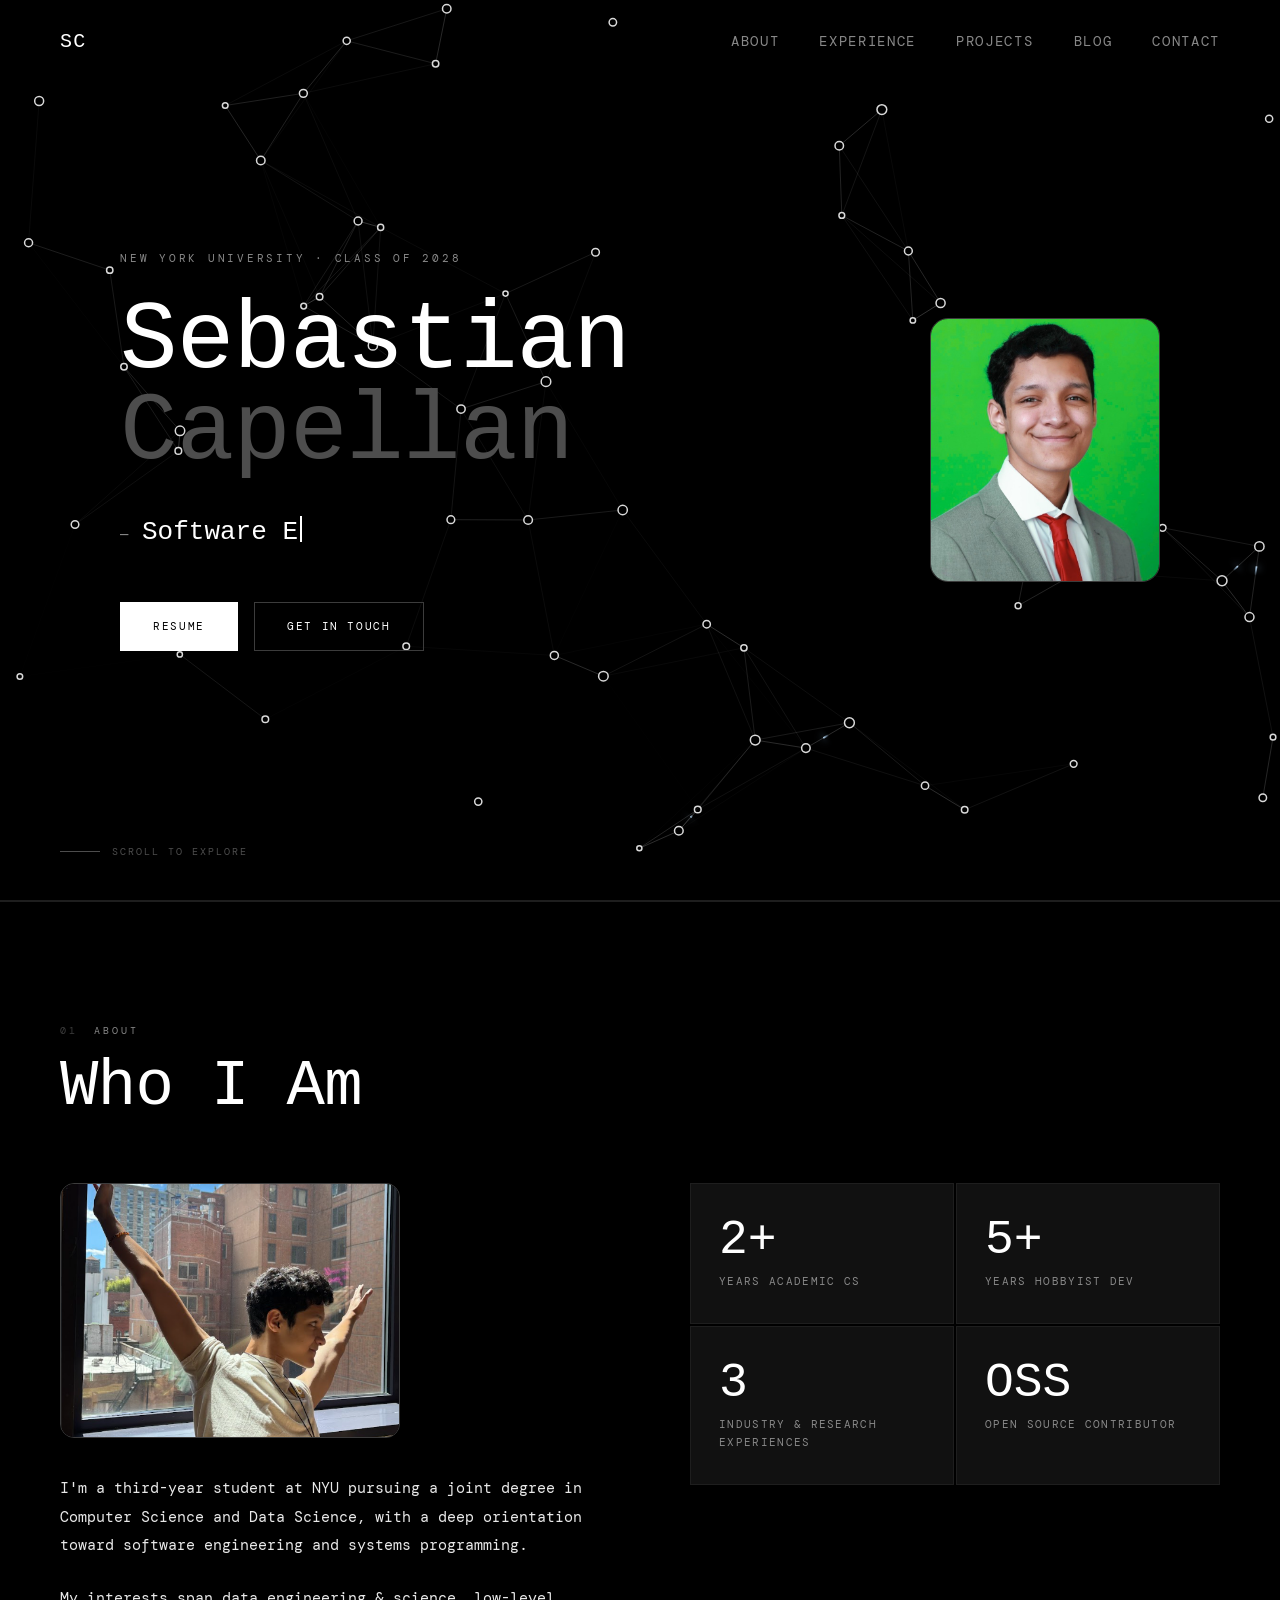
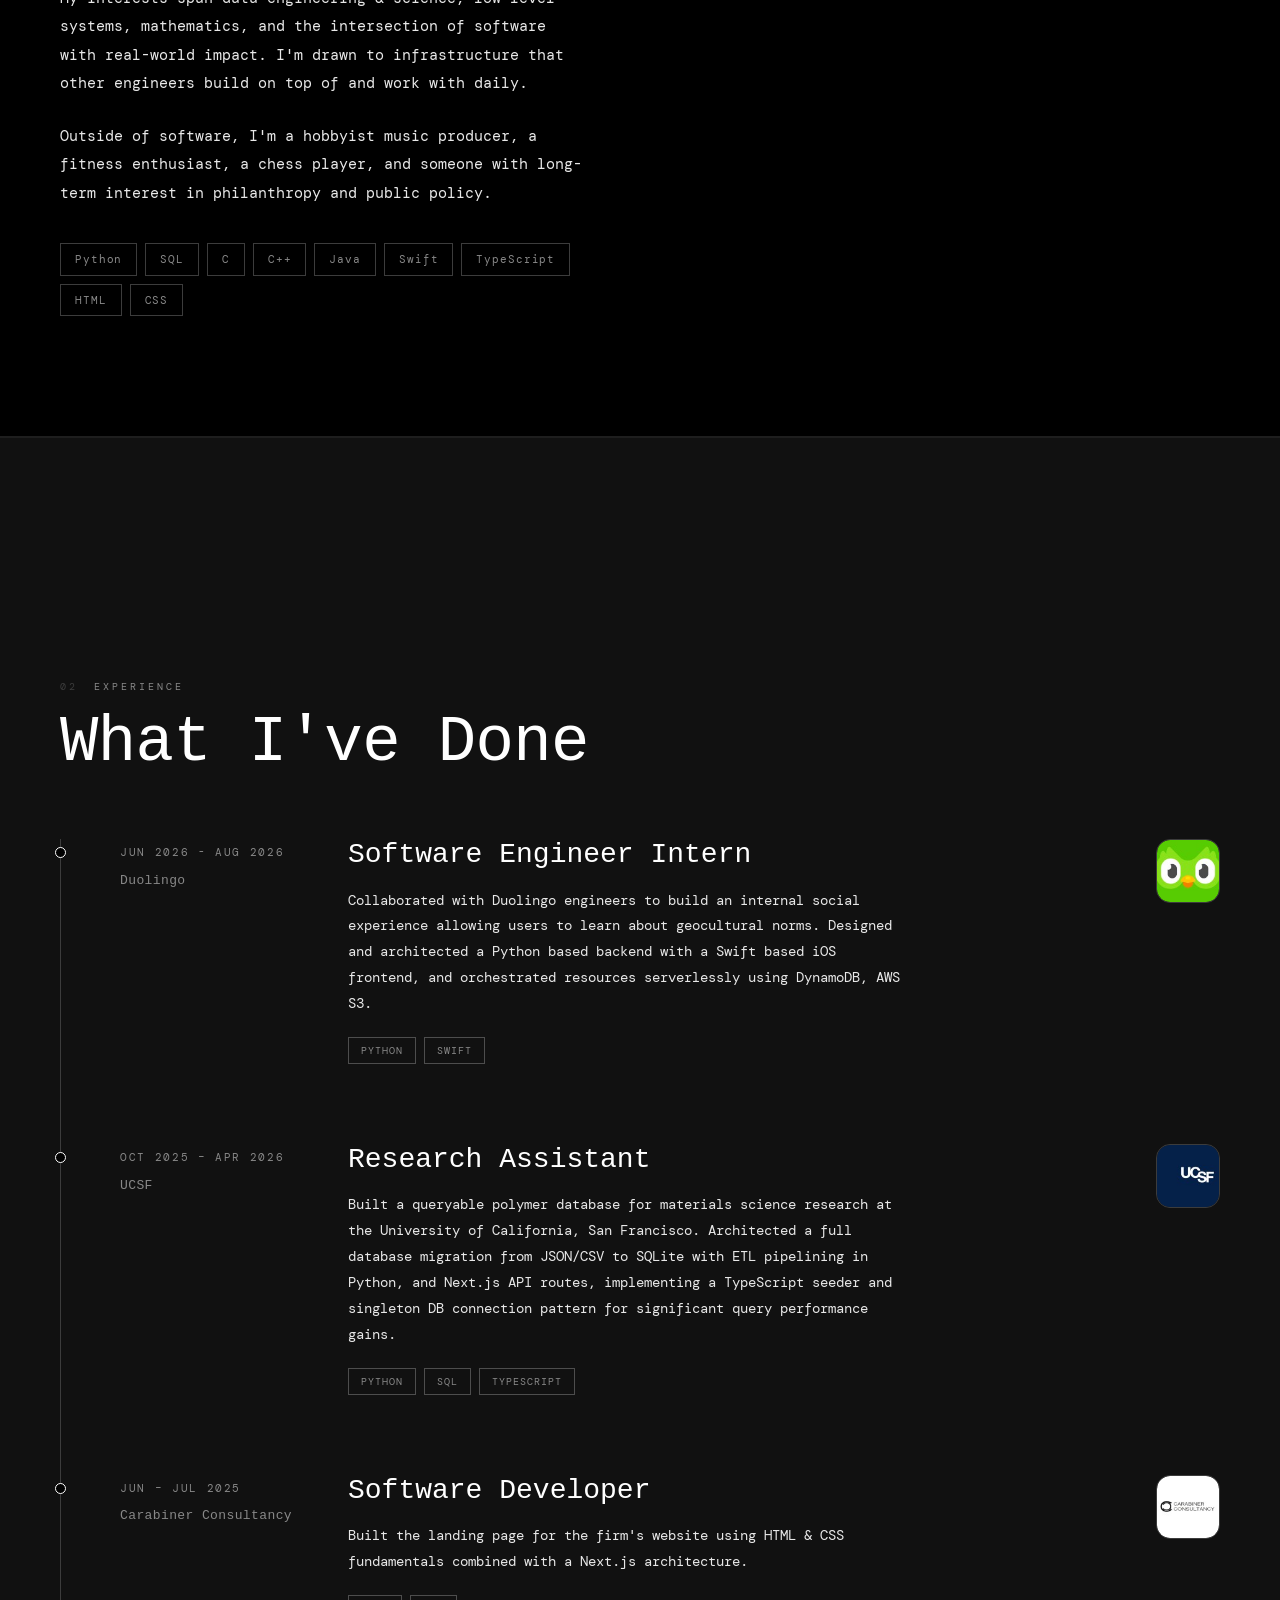
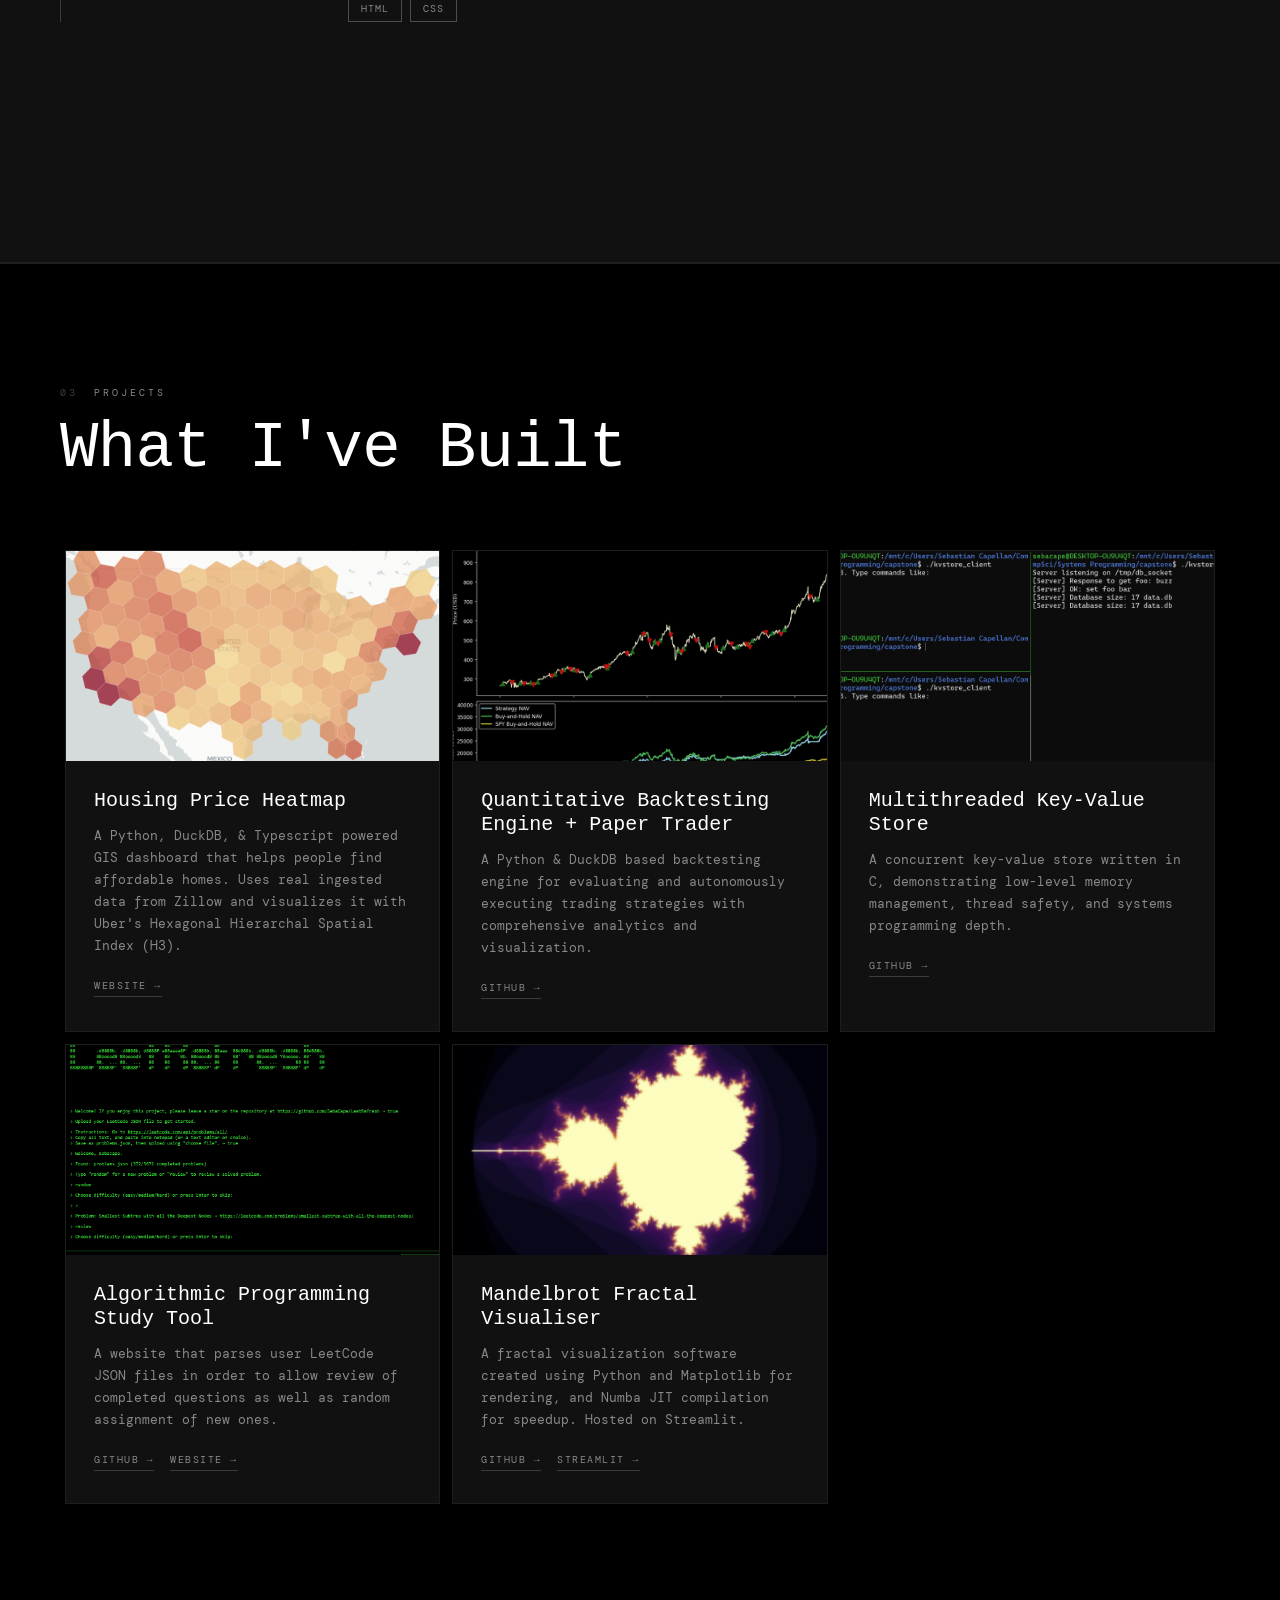
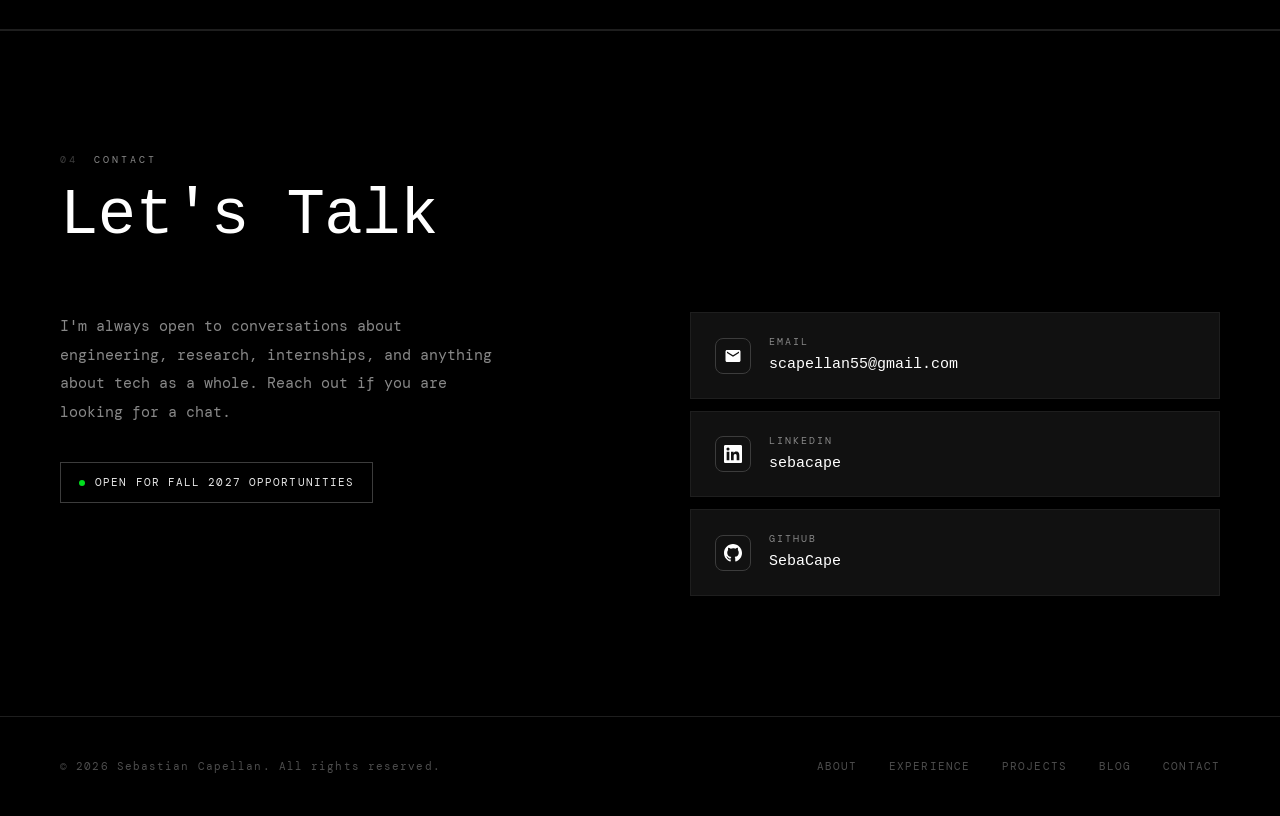
<file: index.html>
<!DOCTYPE html>
<html lang="en">
<head>
  <script data-host="https://app.microanalytics.io" data-dnt="false" src="https://app.microanalytics.io/js/script.js" id="ZwSg9rf6GA" async defer></script>
  <meta charset="UTF-8" />
  <meta name="viewport" content="width=device-width, initial-scale=1.0" />
  <title>Sebastian Capellan</title>
  <link rel="preconnect" href="https://fonts.googleapis.com" />
  <link rel="preconnect" href="https://fonts.gstatic.com" crossorigin />
  <link href="https://fonts.googleapis.com/css2?family=DM+Mono:ital,wght@0,300;0,400;0,500;1,300&display=swap" rel="stylesheet" />
  <link rel="stylesheet" href="css/base.css" />
  <link rel="stylesheet" href="css/nav.css" />
  <link rel="stylesheet" href="css/hero.css" />
  <link rel="stylesheet" href="css/main.css" />
</head>
<body>

  <!-- ─── NAV ──────────────────────────────────────────────────── -->
  <nav id="main-nav">
    <a class="nav-logo" href="#hero">SC</a>
    <ul class="nav-links">
      <li><a href="#about">About</a></li>
      <li><a href="#experience">Experience</a></li>
      <li><a href="#projects">Projects</a></li>
      <li><a href="blog.html">Blog</a></li>
      <li><a href="#contact">Contact</a></li>
    </ul>
    <!-- mobile -->
    <div class="nav-hamburger" id="nav-hamburger" aria-label="Menu">
      <span></span><span></span><span></span>
    </div>
  </nav>
  <ul class="nav-drawer" id="nav-drawer">
    <li><a href="#about">About</a></li>
    <li><a href="#experience">Experience</a></li>
    <li><a href="#projects">Projects</a></li>
    <li><a href="blog.html">Blog</a></li>
    <li><a href="#contact">Contact</a></li>
  </ul>

  <!-- ─── HERO ─────────────────────────────────────────────────── -->
  <section id="hero">
    <canvas id="graph-canvas"></canvas>
    <div class="hero-inner">
      <div class="hero-content">
        <p class="hero-eyebrow">New York University · Class of 2028</p>
        <h1 class="hero-name">
          Sebastian<span>Capellan</span>
        </h1>
        <div class="hero-role-line">
          <span class="hero-role-prefix">—</span>
          <span class="hero-role-typed-wrap">
            <span id="typed-text"></span><span class="cursor-blink"></span>
          </span>
        </div>
        <div class="hero-cta">
          <a class="btn btn-primary"    href="./Assets/resume.pdf" target="_blank">Resume</a>
          <a class="btn btn-secondary"  href="#contact">Get in Touch</a>
        </div>
      </div>


      <div class="hero-photo">
        <img src="./Assets/profPic-1.png" class="profile-img" alt="Sebastian Capellan" />
      </div>
    </div>

    <div class="hero-scroll-hint">
      <span class="scroll-line"></span>
      Scroll to explore
    </div>
  </section>

  <div class="divider"></div>

  <!-- ─── ABOUT ────────────────────────────────────────────────── -->
  <section id="about">
    <p class="section-label" data-num="01">About</p>
    <h2 class="section-title">Who I Am</h2>
    <div class="about-grid">

      <div class="about-left">
        <!--
          PHOTO SLOT 2 — About
          Replace the div below with:
          <img src="./Assets/photo-about.jpg" class="profile-img" alt="Sebastian Capellan" />
        -->
        <div class="about-photo">
          <img src="./Assets/aboutPic.png" class="profile-img" alt="Sebastian Capellan" />
        </div>

        <div class="about-text">
          <p>I'm a third-year student at NYU pursuing a joint degree in Computer Science and Data Science, with a deep orientation toward software engineering and systems programming.</p>
          <p>My interests span data engineering & science, low-level systems, mathematics, and the intersection of software with real-world impact. I'm drawn to infrastructure that other engineers build on top of and work with daily.</p>
          <p>Outside of software, I'm a hobbyist music producer, a fitness enthusiast, a chess player, and someone with long-term interest in philanthropy and public policy.</p>
          <div class="skill-tags">
            <span class="skill-tag">Python</span>
            <span class="skill-tag">SQL</span>
            <span class="skill-tag">C</span>
            <span class="skill-tag">C++</span>
            <span class="skill-tag">Java</span>
            <span class="skill-tag">Swift</span>
            <span class="skill-tag">TypeScript</span>
            <span class="skill-tag">HTML</span>
            <span class="skill-tag">CSS</span>
          </div>
        </div>
      </div>

      <div class="about-stats">
        <div class="stat-card">
          <div class="stat-num">2+</div>
          <div class="stat-label">Years Academic CS</div>
        </div>
        <div class="stat-card">
          <div class="stat-num">5+</div>
          <div class="stat-label">Years Hobbyist Dev</div>
        </div>
        <div class="stat-card">
          <div class="stat-num">3</div>
          <div class="stat-label">Industry &amp; Research Experiences</div>
        </div>
        <div class="stat-card">
          <div class="stat-num">OSS</div>
          <div class="stat-label">Open Source Contributor</div>
        </div>
      </div>

    </div>
  </section>

  <div class="divider"></div>

  <!-- ─── EXPERIENCE ────────────────────────────────────────────── -->
  <section id="experience" class="section-full">
    <div class="section-inner">
      <p class="section-label" data-num="02">Experience</p>
      <h2 class="section-title">What I've Done</h2>
      <div class="timeline">

        <!-- Duolingo -->
        <div class="timeline-item">
          <div class="timeline-dot"></div>
          <div class="timeline-meta">
            <div class="timeline-date">Jun 2026 - Aug 2026</div>
            <div class="timeline-company">Duolingo</div>
          </div>
          <div class="timeline-body">
            <div class="timeline-role">
              Software Engineer Intern
             <!-- <span class="timeline-role-badge">(Incoming)</span> | use for next incoming role-->
            </div>
            <p class="timeline-desc">Collaborated with Duolingo engineers to build an internal social experience allowing users to learn about geocultural norms. Designed and architected a Python based backend with a Swift based iOS frontend, and orchestrated resources serverlessly using DynamoDB, AWS S3.</p>
            <div class="timeline-tags">
              <span class="timeline-tag">Python</span>
              <span class="timeline-tag">Swift</span>
            </div>
          </div>
          <!--
            LOGO: replace the placeholder div with:
            <div class="timeline-logo"><img src="./Assets/logos/duolingo.png" alt="Duolingo" /></div>
          -->
          <div class="timeline-logo">
            <div class="timeline-logo"><img src="./Assets/duolingo_logo.jpg" alt="Duolingo" /></div>
          </div>
        </div>

        <!-- UCSF -->
        <div class="timeline-item">
          <div class="timeline-dot"></div>
          <div class="timeline-meta">
            <div class="timeline-date">Oct 2025 – Apr 2026</div>
            <div class="timeline-company">UCSF</div>
          </div>
          <div class="timeline-body">
            <div class="timeline-role">Research Assistant</div>
            <p class="timeline-desc">Built a queryable polymer database for materials science research at the University of California, San Francisco. Architected a full database migration from JSON/CSV to SQLite with ETL pipelining in Python, and Next.js API routes, implementing a TypeScript seeder and singleton DB connection pattern for significant query performance gains.</p>
            <div class="timeline-tags">
              <span class="timeline-tag">Python</span>
              <span class="timeline-tag">SQL</span>
              <span class="timeline-tag">TypeScript</span>
            </div>
          </div>
          <div class="timeline-logo">
            <div class="timeline-logo"><img src="./Assets/ucsf_logo.jpg" alt="UCSF" /></div>
          </div>
        </div>

        <!-- Carabiner -->
        <div class="timeline-item">
          <div class="timeline-dot"></div>
          <div class="timeline-meta">
            <div class="timeline-date">Jun – Jul 2025</div>
            <div class="timeline-company">Carabiner Consultancy</div>
          </div>
          <div class="timeline-body">
            <div class="timeline-role">Software Developer</div>
            <p class="timeline-desc">Built the landing page for the firm's website using HTML & CSS fundamentals combined with a Next.js architecture.</p>
            <div class="timeline-tags">
              <span class="timeline-tag">HTML</span>
              <span class="timeline-tag">CSS</span>
            </div>
          </div>
          <div class="timeline-logo">
            <div class="timeline-logo"><img src="./Assets/carabiner_consultancy_logo.jpg" alt="Carabiner Consultancy" /></div>
          </div>
        </div>

      </div>
    </div>
  </section>

  <div class="divider"></div>

  <!-- ─── PROJECTS ──────────────────────────────────────────────── -->
  <section id="projects">
    <p class="section-label" data-num="03">Projects</p>
    <h2 class="section-title">What I've Built</h2>
    <div class="projects-grid">

      <div class="project-card">
        <div class="project-img-wrap">
          <img src="./Assets/hexhousing.png" alt="Housing Price Heatmap"/>
        </div>
        <div class="project-info">
          <h3 class="project-title">Housing Price Heatmap</h3>
          <p class="project-desc">A Python, DuckDB, & Typescript powered GIS dashboard that helps people find affordable homes. Uses real ingested data from Zillow and visualizes it with Uber's Hexagonal Hierarchal Spatial Index (H3).</p>
          <div class="project-links">
            <a class="project-link" href="https://hexhousing.com" target="_blank">Website →</a>
          </div>
        </div>
      </div>

      <div class="project-card">
        <div class="project-img-wrap">
          <img src="./Assets/sebafinc.png" alt="Backtesting Engine"/>
        </div>
        <div class="project-info">
          <h3 class="project-title">Quantitative Backtesting Engine + Paper Trader</h3>
          <p class="project-desc">A Python & DuckDB based backtesting engine for evaluating and autonomously executing trading strategies with comprehensive analytics and visualization.</p>
          <div class="project-links">
            <a class="project-link" href="https://github.com/SebaCape/sebafinc" target="_blank">GitHub →</a>
          </div>
        </div>
      </div>

      <div class="project-card">
        <div class="project-img-wrap">
          <img src="./Assets/kvstoreProject.png" alt="KV Store"/>
        </div>
        <div class="project-info">
          <h3 class="project-title">Multithreaded Key-Value Store</h3>
          <p class="project-desc">A concurrent key-value store written in C, demonstrating low-level memory management, thread safety, and systems programming depth.</p>
          <div class="project-links">
            <a class="project-link" href="https://github.com/SebaCape/css644-capstone-SebaCape" target="_blank">GitHub →</a>
          </div>
        </div>
      </div>

      <div class="project-card">
        <div class="project-img-wrap">
          <img src="./Assets/leetrefreshProject.png" alt="LeetRefresh"/>
        </div>
        <div class="project-info">
          <h3 class="project-title">Algorithmic Programming Study Tool</h3>
          <p class="project-desc">A website that parses user LeetCode JSON files in order to allow review of completed questions as well as random assignment of new ones.</p>
          <div class="project-links">
            <a class="project-link" href="https://github.com/SebaCape/LeetRefresh" target="_blank">GitHub →</a>
            <a class="project-link" href="https://leetrefresh.onrender.com" target="_blank">Website →</a>
          </div>
        </div>
      </div>

      <div class="project-card">
        <div class="project-img-wrap">
          <img src="./Assets/fractalizeProject.png" alt="Fractal Visualiser"/>
        </div>
        <div class="project-info">
          <h3 class="project-title">Mandelbrot Fractal Visualiser</h3>
          <p class="project-desc">A fractal visualization software created using Python and Matplotlib for rendering, and Numba JIT compilation for speedup. Hosted on Streamlit.</p>
          <div class="project-links">
            <a class="project-link" href="https://github.com/SebaCape/Fractalize" target="_blank">GitHub →</a>
            <a class="project-link" href="https://fractalize.streamlit.app/" target="_blank">Streamlit →</a>
          </div>
        </div>
      </div>

    </div>
  </section>

  <div class="divider"></div>

  <!-- ─── CONTACT ───────────────────────────────────────────────── -->
  <section id="contact">
    <p class="section-label" data-num="04">Contact</p>
    <h2 class="section-title">Let's Talk</h2>
    <div class="contact-layout">

      <div class="contact-left">
        <p class="contact-intro">I'm always open to conversations about engineering, research, internships, and anything about tech as a whole. Reach out if you are looking for a chat.</p>
        <div class="availability-badge">
          <span class="badge-dot"></span>
          Open for Fall 2027 opportunities
        </div>
      </div>

      <div class="contact-buttons">
        <a class="contact-btn" href="mailto:scapellan55@gmail.com">
          <div class="contact-btn-icon">
            <svg viewBox="0 0 24 24"><path d="M20 4H4C2.9 4 2 4.9 2 6v12c0 1.1.9 2 2 2h16c1.1 0 2-.9 2-2V6c0-1.1-.9-2-2-2zm0 4-8 5-8-5V6l8 5 8-5v2z"/></svg>
          </div>
          <div class="contact-btn-body">
            <div class="contact-btn-label">Email</div>
            <div class="contact-btn-val">scapellan55@gmail.com</div>
          </div>
        </a>
        <a class="contact-btn" href="https://www.linkedin.com/in/sebacape/" target="_blank">
          <div class="contact-btn-icon">
            <svg viewBox="0 0 24 24"><path d="M20.447 20.452h-3.554v-5.569c0-1.328-.027-3.037-1.852-3.037-1.853 0-2.136 1.445-2.136 2.939v5.667H9.351V9h3.414v1.561h.046c.477-.9 1.637-1.85 3.37-1.85 3.601 0 4.267 2.37 4.267 5.455v6.286zM5.337 7.433a2.062 2.062 0 0 1-2.063-2.065 2.064 2.064 0 1 1 2.063 2.065zm1.782 13.019H3.555V9h3.564v11.452zM22.225 0H1.771C.792 0 0 .774 0 1.729v20.542C0 23.227.792 24 1.771 24h20.451C23.2 24 24 23.227 24 22.271V1.729C24 .774 23.2 0 22.222 0h.003z"/></svg>
          </div>
          <div class="contact-btn-body">
            <div class="contact-btn-label">LinkedIn</div>
            <div class="contact-btn-val">sebacape</div>
          </div>
        </a>
        <a class="contact-btn" href="https://github.com/SebaCape" target="_blank">
          <div class="contact-btn-icon">
            <svg viewBox="0 0 24 24"><path d="M12 0C5.374 0 0 5.373 0 12c0 5.302 3.438 9.8 8.207 11.387.599.111.793-.261.793-.577v-2.234c-3.338.726-4.033-1.416-4.033-1.416-.546-1.387-1.333-1.756-1.333-1.756-1.089-.745.083-.729.083-.729 1.205.084 1.839 1.237 1.839 1.237 1.07 1.834 2.807 1.304 3.492.997.107-.775.418-1.305.762-1.604-2.665-.305-5.467-1.334-5.467-5.931 0-1.311.469-2.381 1.236-3.221-.124-.303-.535-1.524.117-3.176 0 0 1.008-.322 3.301 1.23A11.509 11.509 0 0 1 12 5.803c1.02.005 2.047.138 3.006.404 2.291-1.552 3.297-1.23 3.297-1.23.653 1.653.242 2.874.118 3.176.77.84 1.235 1.911 1.235 3.221 0 4.609-2.807 5.624-5.479 5.921.43.372.823 1.102.823 2.222v3.293c0 .319.192.694.801.576C20.566 21.797 24 17.3 24 12c0-6.627-5.373-12-12-12z"/></svg>
          </div>
          <div class="contact-btn-body">
            <div class="contact-btn-label">GitHub</div>
            <div class="contact-btn-val">SebaCape</div>
          </div>
        </a>
      </div>

    </div>
  </section>

  <!-- ─── FOOTER ────────────────────────────────────────────────── -->
  <footer>
    <p>© 2026 Sebastian Capellan. All rights reserved.</p>
    <div class="footer-links">
      <a href="#about">About</a>
      <a href="#experience">Experience</a>
      <a href="#projects">Projects</a>
      <a href="blog.html">Blog</a>
      <a href="#contact">Contact</a>
    </div>
  </footer>

  <script src="js/graph.js"></script>
  <script src="js/typer.js"></script>
  <script src="js/main.js"></script>
</body>
</html>
</file>
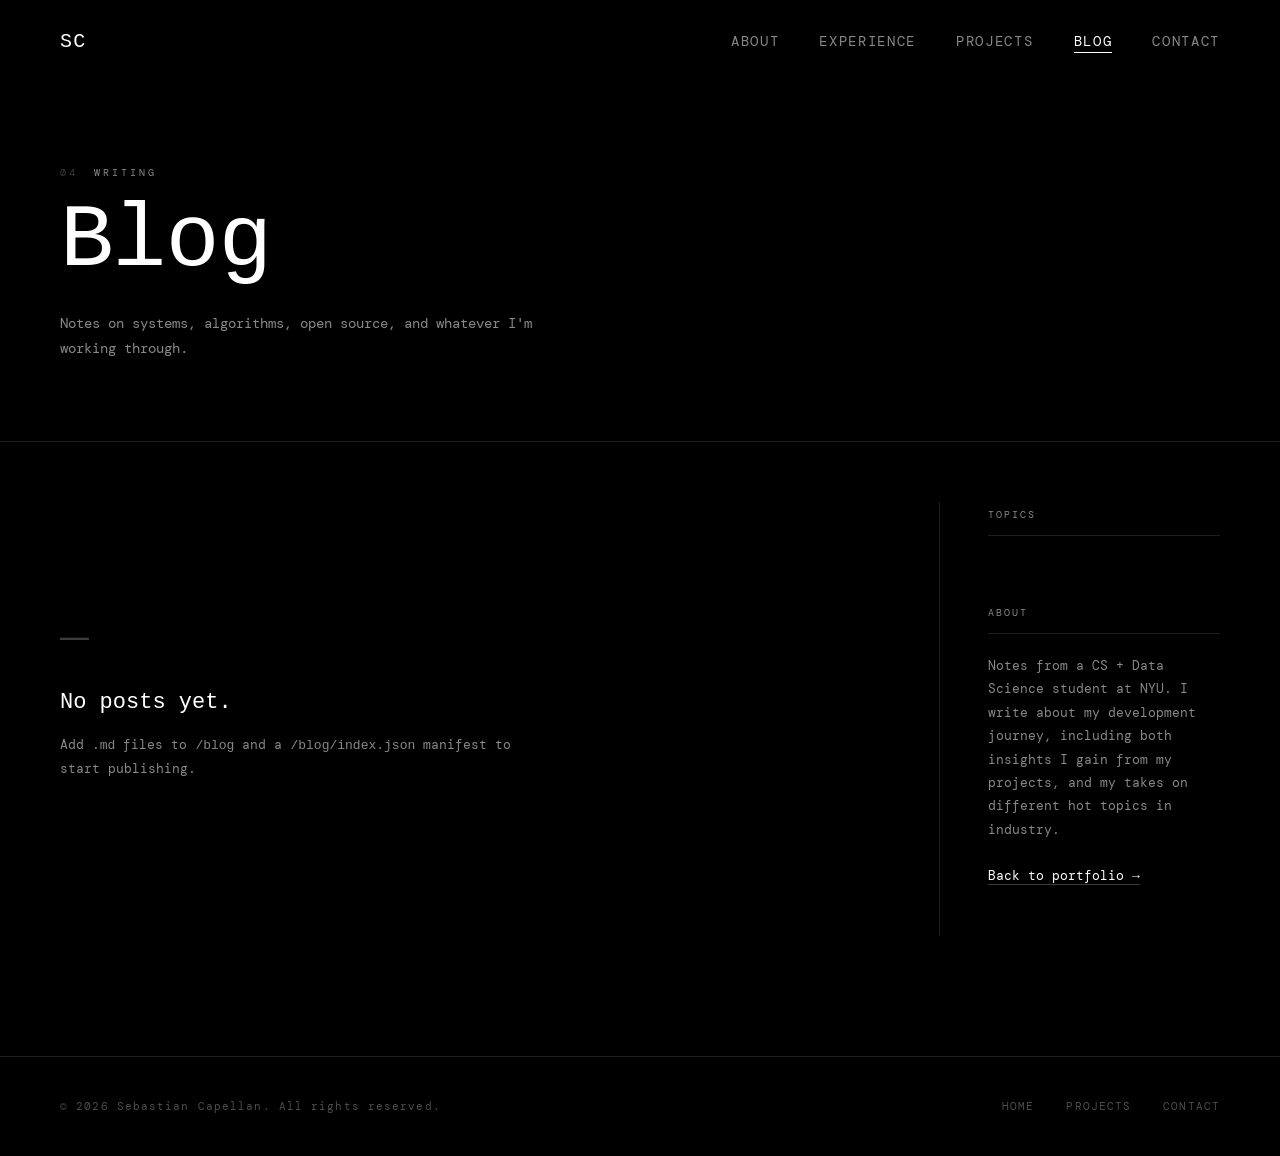
<file: blog.html>
<!DOCTYPE html>
<html lang="en">
<head>
  <meta charset="UTF-8" />
  <meta name="viewport" content="width=device-width, initial-scale=1.0" />
  <title>Blog — Sebastian Capellan</title>
  <link rel="preconnect" href="https://fonts.googleapis.com" />
  <link rel="preconnect" href="https://fonts.gstatic.com" crossorigin />
  <link href="https://fonts.googleapis.com/css2?family=DM+Mono:ital,wght@0,300;0,400;0,500;1,300&display=swap" rel="stylesheet" />
  <link rel="stylesheet" href="css/base.css" />
  <link rel="stylesheet" href="css/nav.css" />
  <link rel="stylesheet" href="css/main.css" />
  <link rel="stylesheet" href="css/blog.css" />
</head>
<body>

  <!-- ─── NAV ──────────────────────────────────────────────────── -->
  <nav id="main-nav" class="scrolled">
    <a class="nav-logo" href="index.html">SC</a>
    <ul class="nav-links">
      <li><a href="index.html#about">About</a></li>
      <li><a href="index.html#experience">Experience</a></li>
      <li><a href="index.html#projects">Projects</a></li>
      <li><a href="blog.html" class="active">Blog</a></li>
      <li><a href="index.html#contact">Contact</a></li>
    </ul>
    <div class="nav-hamburger" id="nav-hamburger" aria-label="Menu">
      <span></span><span></span><span></span>
    </div>
  </nav>
  <ul class="nav-drawer" id="nav-drawer">
    <li><a href="index.html#about">About</a></li>
    <li><a href="index.html#experience">Experience</a></li>
    <li><a href="index.html#projects">Projects</a></li>
    <li><a href="blog.html" class="active">Blog</a></li>
    <li><a href="index.html#contact">Contact</a></li>
  </ul>

  <!-- ─── BLOG HERO ─────────────────────────────────────────────── -->
  <div class="blog-hero">
    <p class="blog-hero-label">Writing</p>
    <h1 class="blog-hero-title">Blog</h1>
    <p class="blog-hero-sub">Notes on systems, algorithms, open source, and whatever I'm working through.</p>
  </div>

  <!-- ─── LIST VIEW ─────────────────────────────────────────────── -->
  <div id="list-view">
    <div class="blog-layout">
      <main class="blog-main">
        <div class="post-list" id="post-list">
          <!-- injected by blog.js -->
        </div>
      </main>
      <aside class="blog-sidebar">
        <div class="sidebar-section">
          <div class="sidebar-title">Topics</div>
          <div class="sidebar-tags" id="sidebar-tags">
            <!-- injected by blog.js -->
          </div>
        </div>
        <div class="sidebar-section">
          <div class="sidebar-title">About</div>
          <p class="sidebar-about">
            Notes from a CS + Data Science student at NYU. I write about my development journey, including both insights I gain from my projects, and my takes on different hot topics in industry.<br><br>
            <a href="index.html">Back to portfolio →</a>
          </p>
        </div>
      </aside>
    </div>
  </div>

  <!-- ─── SINGLE POST VIEW ──────────────────────────────────────── -->
  <div id="post-view">
    <div class="post-full">
      <article>
        <a class="post-full-back" href="#" id="back-btn">← All Posts</a>
        <div class="post-full-date"  id="post-full-date"></div>
        <h1 class="post-full-title" id="post-full-title"></h1>
        <div class="post-full-content" id="post-full-content"></div>
      </article>
      <aside class="blog-sidebar">
        <div class="sidebar-section">
          <div class="sidebar-title">About</div>
          <p class="sidebar-about">
            Notes from a CS + Data Science student at NYU.<br><br>
            <a href="index.html">Back to portfolio →</a>
          </p>
        </div>
      </aside>
    </div>
  </div>

  <!-- ─── FOOTER ────────────────────────────────────────────────── -->
  <footer>
    <p>© 2026 Sebastian Capellan. All rights reserved.</p>
    <div class="footer-links">
      <a href="index.html">Home</a>
      <a href="index.html#projects">Projects</a>
      <a href="index.html#contact">Contact</a>
    </div>
  </footer>

  <script src="js/main.js"></script>
  <script src="js/blog.js"></script>
</body>
</html>
</file>
<file: css/base.css>
/* ─── RESET ──────────────────────────────────────────────────── */
*, *::before, *::after { box-sizing: border-box; margin: 0; padding: 0; }
html { scroll-behavior: smooth; }

/* ─── VARIABLES ──────────────────────────────────────────────── */
:root {
  --c0: #000000;
  --c1: #111111;
  --c2: #1e1e1e;
  --c3: #3c3c3c;
  --c4: #4d4d4d;
  --white: #ffffff;
  --off-white: #e8e8e8;
  --muted: #888888;
  --font-display: 'Courier New', Courier, monospace;
  --font-mono: 'DM Mono', monospace;
  --nav-h: 84px;
}

/* ─── BASE ───────────────────────────────────────────────────── */
body {
  background: var(--c0);
  color: var(--white);
  font-family: var(--font-mono);
  font-size: 15px;
  line-height: 1.7;
  overflow-x: hidden;
  cursor: default;
}

/* ─── SHARED SECTION SCAFFOLDING ────────────────────────────── */
section {
  padding: 120px 60px;
  max-width: 1300px;
  margin: 0 auto;
}
.section-full  { max-width: none; padding-left: 0; padding-right: 0; }
.section-inner { padding: 120px 60px; max-width: 1300px; margin: 0 auto; }

.section-label {
  font-size: 10px;
  letter-spacing: 0.3em;
  text-transform: uppercase;
  color: var(--muted);
  margin-bottom: 16px;
  display: flex;
  align-items: center;
  gap: 16px;
}
.section-label::before { content: attr(data-num); font-size: 10px; color: var(--c3); }

.section-title {
  font-family: var(--font-display);
  font-size: clamp(36px, 5vw, 68px);
  font-weight: 400;            /* thin Courier New throughout */
  line-height: 1;
  letter-spacing: -0.01em;
  margin-bottom: 64px;
}

.divider { width: 100%; height: 1px; background: var(--c2); }

/* ─── SHARED BUTTON ──────────────────────────────────────────── */
.btn {
  font-family: var(--font-mono);
  font-size: 11px;
  letter-spacing: 0.15em;
  text-transform: uppercase;
  padding: 14px 32px;
  border: 1px solid var(--c3);
  text-decoration: none;
  transition: all 0.25s ease;
  display: inline-block;
}
.btn-primary  { background: var(--white); color: var(--c0); border-color: var(--white); }
.btn-primary:hover  { background: var(--off-white); }
.btn-secondary { background: transparent; color: var(--white); }
.btn-secondary:hover { background: var(--c2); }

/* ─── PROFILE IMAGE BLOCKS ───────────────────────────────────── */
.profile-placeholder {
  width: 100%;
  height: 100%;
  display: flex;
  align-items: center;
  justify-content: center;
  background: var(--c2);
  border: 1px dashed var(--c3);
  color: var(--c4);
  font-size: 11px;
  letter-spacing: 0.15em;
  text-transform: uppercase;
  text-align: center;
  padding: 16px;
}
.profile-img {
  width: 100%;
  height: 100%;
  object-fit: cover;
  display: block;
}

/* ─── ANIMATIONS ─────────────────────────────────────────────── */
@keyframes fadeUp {
  from { opacity: 0; transform: translateY(24px); }
  to   { opacity: 1; transform: translateY(0); }
}
@keyframes blink {
  0%, 100% { opacity: 1; }
  50%       { opacity: 0; }
}
@keyframes pulse-dot {
  0%, 100% { box-shadow: 0 0 0 0 rgba(74,222,128,0.4); }
  50%       { box-shadow: 0 0 0 6px rgba(74,222,128,0); }
}

/* ─── SCROLLBAR ──────────────────────────────────────────────── */
::-webkit-scrollbar { width: 4px; }
::-webkit-scrollbar-track { background: var(--c0); }
::-webkit-scrollbar-thumb { background: var(--c3); }
::-webkit-scrollbar-thumb:hover { background: var(--c4); }
</file>
<file: css/nav.css>
/* ─── NAV ────────────────────────────────────────────────────── */
nav {
  position: fixed;
  top: 0; left: 0; right: 0;
  height: var(--nav-h);
  display: flex;
  align-items: center;
  justify-content: space-between;
  padding: 0 60px;
  z-index: 1000;
  transition: background 0.4s ease, border-bottom 0.4s ease;
}
nav.scrolled {
  background: rgba(0,0,0,0.92);
  border-bottom: 1px solid var(--c3);
  backdrop-filter: blur(12px);
}

.nav-logo {
  font-family: var(--font-display);
  font-weight: 400;
  font-size: 20px;
  letter-spacing: 0.06em;
  text-decoration: none;
  color: var(--white);
}

.nav-links {
  display: flex;
  gap: 40px;
  list-style: none;
}
.nav-links a {
  font-family: var(--font-mono);
  font-size: 14px;
  letter-spacing: 0.12em;
  text-transform: uppercase;
  color: var(--muted);
  text-decoration: none;
  transition: color 0.2s ease;
  position: relative;
}
.nav-links a::after {
  content: '';
  position: absolute;
  bottom: -3px; left: 0;
  width: 0; height: 1px;
  background: var(--white);
  transition: width 0.3s ease;
}
.nav-links a:hover       { color: var(--white); }
.nav-links a:hover::after,
.nav-links a.active::after { width: 100%; }
.nav-links a.active      { color: var(--white); }

/* ─── HAMBURGER (mobile) ─────────────────────────────────────── */
.nav-hamburger {
  display: none;
  flex-direction: column;
  gap: 5px;
  cursor: pointer;
  padding: 4px;
}
.nav-hamburger span {
  display: block;
  width: 24px; height: 1px;
  background: var(--white);
  transition: transform 0.3s ease, opacity 0.3s ease;
}
.nav-hamburger.open span:nth-child(1) { transform: translateY(6px) rotate(45deg); }
.nav-hamburger.open span:nth-child(2) { opacity: 0; }
.nav-hamburger.open span:nth-child(3) { transform: translateY(-6px) rotate(-45deg); }

/* mobile drawer */
.nav-drawer {
  display: none;
  position: fixed;
  top: var(--nav-h); left: 0; right: 0;
  background: rgba(0,0,0,0.97);
  border-bottom: 1px solid var(--c2);
  padding: 28px 28px 36px;
  z-index: 999;
  flex-direction: column;
  gap: 0;
}
.nav-drawer.open { display: flex; }
.nav-drawer li { list-style: none; border-bottom: 1px solid var(--c2); }
.nav-drawer li a {
  display: block;
  padding: 16px 0;
  font-family: var(--font-mono);
  font-size: 14px;
  letter-spacing: 0.12em;
  text-transform: uppercase;
  color: var(--muted);
  text-decoration: none;
  transition: color 0.2s;
}
.nav-drawer li a:hover { color: var(--white); }

/* ─── RESPONSIVE ─────────────────────────────────────────────── */
@media (max-width: 768px) {
  nav { padding: 0 28px; }
  .nav-links    { display: none; }
  .nav-hamburger { display: flex; }
}
</file>
<file: css/hero.css>
/* ─── HERO ───────────────────────────────────────────────────── */
#hero {
  position: relative;
  width: 100%;
  height: 100vh;
  min-height: 600px;
  display: flex;
  align-items: center;
  overflow: hidden;
}

#graph-canvas {
  position: absolute;
  inset: 0;
  width: 100%;
  height: 100%;
  z-index: 0;
}

.hero-inner {
  position: relative;
  z-index: 1;
  width: 100%;
  padding: 0 60px;
  display: grid;
  grid-template-columns: 1fr auto;
  align-items: center;
  gap: 60px;
  max-width: 1300px;
  margin: 0 auto;
}

/* ── left copy ── */
.hero-content {}

.hero-eyebrow {
  font-size: 11px;
  letter-spacing: 0.25em;
  text-transform: uppercase;
  color: var(--muted);
  margin-bottom: 28px;
  opacity: 0;
  animation: fadeUp 0.8s ease 0.3s forwards;
}

.hero-name {
  font-family: var(--font-display);
  font-size: clamp(52px, 7.5vw, 106px);
  font-weight: 400;            /* thin */
  line-height: 0.95;
  letter-spacing: -0.01em;
  margin-bottom: 32px;
  opacity: 0;
  animation: fadeUp 0.9s ease 0.5s forwards;
}
.hero-name span { display: block; color: var(--c4); }

/* typing row — flex so cursor stays glued to text end */
.hero-role-line {
  display: flex;
  align-items: baseline;
  gap: 14px;
  margin-bottom: 48px;
  opacity: 0;
  animation: fadeUp 0.9s ease 0.7s forwards;
}
.hero-role-prefix { font-size: 14px; color: var(--muted); flex-shrink: 0; }
.hero-role-typed-wrap {
  align-items: baseline;
  font-family: var(--font-display);
  font-size: clamp(18px, 2.2vw, 26px);
  font-weight: 400;
}
#typed-text { white-space: nowrap; }
.cursor-blink {
  display: inline-block;
  width: 2px;
  background: var(--white);
  margin-left: 2px;
  height: 1em;
  vertical-align: baseline;
  position: relative;
  top: 0.1em;
  animation: blink 1s step-end infinite;
  flex-shrink: 0;
}

.hero-cta {
  display: flex;
  gap: 16px;
  opacity: 0;
  animation: fadeUp 0.9s ease 0.9s forwards;
}

/* ── right photo ── */
.hero-photo {
  width: clamp(180px, 18vw, 260px);
  aspect-ratio: 1 / 1.15;
  border-radius: 18px;
  overflow: hidden;
  border: 1px solid var(--c3);
  flex-shrink: 0;
  opacity: 0;
  animation: fadeUp 1s ease 0.6s forwards;
}

/* scroll hint */
.hero-scroll-hint {
  position: absolute;
  bottom: 40px; left: 60px;
  display: flex;
  align-items: center;
  gap: 12px;
  font-size: 10px;
  letter-spacing: 0.2em;
  text-transform: uppercase;
  color: var(--c4);
  z-index: 1;
  opacity: 0;
  animation: fadeUp 1s ease 1.2s forwards;
}
.scroll-line { width: 40px; height: 1px; background: var(--c4); display: block; }

/* ─── RESPONSIVE ─────────────────────────────────────────────── */
@media (max-width: 900px) {
  .hero-inner {
    grid-template-columns: 1fr;
    padding: 0 28px;
    gap: 36px;
  }
  .hero-photo { width: 120px; position: absolute; top: calc(var(--nav-h) + 28px); right: 28px; opacity: 0; animation: fadeUp 1s ease 0.6s forwards; }
  .hero-scroll-hint { left: 28px; }
}
@media (max-width: 480px) {
  .hero-photo { display: none; }
}
</file>
<file: css/main.css>
/* ══════════════════════════════════════════════════════════════
   ABOUT
══════════════════════════════════════════════════════════════ */
#about { border-top: 1px solid var(--c2); }

.about-grid {
  display: grid;
  grid-template-columns: 1fr 1fr;
  gap: 100px;
  align-items: start;
}

/* left col: photo + text stacked */
.about-left {}

/* profile photo in about section */
.about-photo {
  width: 100%;
  max-width: 340px;
  aspect-ratio: 4 / 3;
  border-radius: 14px;
  overflow: hidden;
  border: 1px solid var(--c3);
  margin-bottom: 36px;
}

.about-text p {
  font-size: 15px;
  line-height: 1.9;
  color: var(--off-white);
  margin-bottom: 24px;
}
.about-text p:last-child { margin-bottom: 0; }

.skill-tags { display: flex; flex-wrap: wrap; gap: 8px; margin-top: 36px; }
.skill-tag {
  font-size: 11px;
  letter-spacing: 0.08em;
  padding: 6px 14px;
  border: 1px solid var(--c3);
  color: var(--muted);
  transition: all 0.2s ease;
}
.skill-tag:hover { border-color: var(--white); color: var(--white); }

/* right col: stats */
.about-stats {
  display: grid;
  grid-template-columns: 1fr 1fr;
  gap: 2px;
  align-content: start;
}
.stat-card {
  background: var(--c1);
  padding: 32px 28px;
  border: 1px solid var(--c2);
  transition: border-color 0.3s ease;
}
.stat-card:hover { border-color: var(--c4); }
.stat-num {
  font-family: var(--font-display);
  font-size: 48px;
  font-weight: 400;
  line-height: 1;
  margin-bottom: 8px;
}
.stat-label { font-size: 11px; letter-spacing: 0.12em; text-transform: uppercase; color: var(--muted); }


/* ══════════════════════════════════════════════════════════════
   EXPERIENCE / TIMELINE
══════════════════════════════════════════════════════════════ */
#experience { background: var(--c1); border-top: 1px solid var(--c2); max-width: none; }

.timeline { position: relative; max-width: 1300px; margin: 0 auto; }
.timeline::before {
  content: '';
  position: absolute;
  left: 0; top: 0; bottom: 0;
  width: 1px;
  background: var(--c3);
}

.timeline-item {
  position: relative;
  padding: 0 0 80px 60px;
  display: grid;
  grid-template-columns: 180px 1fr auto;
  gap: 48px;
  align-items: start;
  opacity: 0;
  transform: translateY(30px);
  transition: opacity 0.7s ease, transform 0.7s ease;
}
.timeline-item.visible { opacity: 1; transform: translateY(0); }
.timeline-item:last-child { padding-bottom: 0; }

.timeline-dot {
  position: absolute;
  left: -5px; top: 8px;
  width: 11px; height: 11px;
  border: 1px solid var(--white);
  background: var(--c0);
  border-radius: 50%;
}

.timeline-meta { padding-top: 4px; }
.timeline-date {
  font-size: 11px; letter-spacing: 0.15em;
  text-transform: uppercase; color: var(--muted); margin-bottom: 8px;
}
.timeline-company {
  font-family: var(--font-display);
  font-size: 13px; font-weight: 00;
  letter-spacing: 0.03em; color: var(--muted);
}

.timeline-role {
  font-family: var(--font-display);
  font-size: clamp(20px, 2.5vw, 28px);
  font-weight: 400;
  margin-bottom: 16px;
  line-height: 1.15;
}
.timeline-role-badge {
  font-family: var(--font-mono);
  font-size: 11px; color: var(--muted);
  letter-spacing: 0.08em;
  margin-left: 8px;
}
.timeline-desc {
  font-size: 14px; color: var(--off-white);
  line-height: 1.85; max-width: 560px;
}
.timeline-tags { display: flex; flex-wrap: wrap; gap: 8px; margin-top: 20px; }
.timeline-tag {
  font-size: 10px; letter-spacing: 0.1em; text-transform: uppercase;
  padding: 4px 12px; border: 1px solid var(--c4); color: var(--muted);
}

/* logo square */
.timeline-logo {
  width: 64px; height: 64px;
  border-radius: 14px;
  border: 1px solid var(--c3);
  background: var(--c2);
  overflow: hidden;
  display: flex;
  align-items: center;
  justify-content: center;
  flex-shrink: 0;
  transition: border-color 0.3s ease;
}
.timeline-item:hover .timeline-logo { border-color: var(--c4); }
.timeline-logo img {
  width: 100%; height: 100%;
  object-fit: contain;
  transition: filter 0.3s ease;
}
.timeline-item:hover .timeline-logo img { filter: grayscale(0%) brightness(1); }
.timeline-logo-placeholder {
  font-family: var(--font-display);
  font-size: 16px; font-weight: 400;
  color: var(--c4); letter-spacing: 0.05em;
}


/* ══════════════════════════════════════════════════════════════
   PROJECTS
══════════════════════════════════════════════════════════════ */
#projects { border-top: 1px solid var(--c2); }

.projects-grid { display: grid; grid-template-columns: repeat(3, 1fr); gap: 2px; }

.project-card {
  background: var(--c1);
  border: 1px solid var(--c2);
  overflow: hidden;
  opacity: 0;
  transform: translateY(20px);
  transition: opacity 0.6s ease, transform 0.6s ease, border-color 0.3s ease;
  margin-right: 5px;
  margin-left: 5px;
  margin-bottom: 5px;
  margin-top: 5px;
}
.project-card.visible { opacity: 1; transform: translateY(0); }
.project-card:hover  { border-color: var(--c4); }

.project-img-wrap {
  width: 100%; aspect-ratio: 16/9;
  overflow: hidden; background: var(--c2);
}
.project-img-placeholder {
  width: 100%; height: 100%;
  display: flex; align-items: center; justify-content: center;
  font-size: 10px; letter-spacing: 0.2em; text-transform: uppercase; color: var(--c3);
}
.project-img-wrap img {
  width: 100%; height: 100%; object-fit: cover;
  transition: transform 0.5s ease; filter: grayscale(30%);
}
.project-card:hover .project-img-wrap img { transform: scale(1.04); filter: grayscale(0%); }

.project-info { padding: 28px 28px 32px; }
.project-num  { font-size: 10px; letter-spacing: 0.2em; color: var(--muted); margin-bottom: 10px; }
.project-title {
  font-family: var(--font-display);
  font-size: 20px; font-weight: 400;
  margin-bottom: 12px; line-height: 1.2;
}
.project-desc { font-size: 13px; color: var(--muted); line-height: 1.7; margin-bottom: 20px; }
.project-links { display: flex; gap: 16px; }
.project-link {
  font-size: 10px; letter-spacing: 0.15em; text-transform: uppercase;
  color: var(--muted); text-decoration: none;
  border-bottom: 1px solid var(--c3); padding-bottom: 2px;
  transition: color 0.2s, border-color 0.2s;
}
.project-link:hover { color: var(--white); border-color: var(--white); }


/* ══════════════════════════════════════════════════════════════
   CONTACT
══════════════════════════════════════════════════════════════ */
#contact { border-top: 1px solid var(--c2); }

.contact-layout {
  display: grid;
  grid-template-columns: 1fr 1fr;
  gap: 100px;
  align-items: start;
}

.contact-left {}

/* small square photo in contact area */
.contact-photo {
  width: 100px; height: 100px;
  border-radius: 14px;
  overflow: hidden;
  border: 1px solid var(--c3);
  margin-bottom: 28px;
  flex-shrink: 0;
}

.contact-intro {
  font-size: 15px; color: var(--muted);
  line-height: 1.9; max-width: 440px; margin-bottom: 36px;
}

.availability-badge {
  display: inline-flex;
  align-items: center; gap: 10px;
  font-size: 11px; letter-spacing: 0.1em; text-transform: uppercase;
  color: var(--off-white); border: 1px solid var(--c3); padding: 10px 18px;
}
.badge-dot {
  width: 6px; height: 6px;
  background: #00de1e; border-radius: 50%;
}

/* contact buttons */
.contact-buttons { display: flex; flex-direction: column; gap: 12px; }
.contact-btn {
  display: flex; align-items: center; gap: 18px;
  padding: 20px 24px;
  border: 1px solid var(--c2); background: var(--c1);
  text-decoration: none; color: var(--white);
  transition: border-color 0.25s ease, background 0.25s ease;
}
.contact-btn:hover { border-color: var(--white); background: var(--c2); }
.contact-btn-icon {
  width: 36px; height: 36px;
  display: flex; align-items: center; justify-content: center;
  border: 1px solid var(--c3); border-radius: 8px; flex-shrink: 0;
}
.contact-btn-icon svg { width: 18px; height: 18px; fill: var(--white); }
.contact-btn-label {
  font-size: 10px; letter-spacing: 0.2em; text-transform: uppercase;
  color: var(--muted); margin-bottom: 2px;
}
.contact-btn-val {
  font-family: var(--font-display);
  font-size: 15px; font-weight: 400;
}


/* ══════════════════════════════════════════════════════════════
   FOOTER
══════════════════════════════════════════════════════════════ */
footer {
  border-top: 1px solid var(--c2);
  padding: 40px 60px;
  display: flex; align-items: center; justify-content: space-between;
}
footer p { font-size: 11px; letter-spacing: 0.1em; color: var(--c4); }
.footer-links { display: flex; gap: 32px; }
.footer-links a {
  font-size: 11px; letter-spacing: 0.1em; text-transform: uppercase;
  color: var(--c4); text-decoration: none; transition: color 0.2s;
}
.footer-links a:hover { color: var(--white); }


/* ══════════════════════════════════════════════════════════════
   GLOBAL RESPONSIVE
══════════════════════════════════════════════════════════════ */
@media (max-width: 1024px) {
  .projects-grid { grid-template-columns: repeat(2, 1fr); }
}

@media (max-width: 768px) {
  section { padding: 80px 28px; }
  .section-inner { padding: 80px 28px; }
  .section-title { margin-bottom: 40px; }

  /* about */
  .about-grid { grid-template-columns: 1fr; gap: 48px; }
  .about-photo { max-width: 100%; aspect-ratio: 16/9; }

  /* timeline */
  .timeline-item {
    grid-template-columns: 1fr;
    gap: 12px;
    padding-left: 36px;
    padding-bottom: 56px;
  }
  .timeline-logo { display: none; }

  /* projects */
  .projects-grid { grid-template-columns: 1fr; }

  /* contact */
  .contact-layout { grid-template-columns: 1fr; gap: 56px; }

  /* footer */
  footer { flex-direction: column; gap: 20px; text-align: center; padding: 40px 28px; }
  .footer-links { flex-wrap: wrap; justify-content: center; gap: 20px; }
}

@media (max-width: 480px) {
  .about-stats { grid-template-columns: 1fr 1fr; }
  .hero-cta { flex-direction: column; }
  .btn { text-align: center; }
}
</file>
<file: css/blog.css>
/* ─── BLOG HERO ──────────────────────────────────────────────── */
.blog-hero {
  padding: calc(var(--nav-h) + 80px) 60px 80px;
  border-bottom: 1px solid var(--c2);
}
.blog-hero-label {
  font-size: 10px; letter-spacing: 0.3em; text-transform: uppercase;
  color: var(--muted); margin-bottom: 16px;
  display: flex; align-items: center; gap: 16px;
}
.blog-hero-label::before { content: '04'; font-size: 10px; color: var(--c3); }
.blog-hero-title {
  font-family: var(--font-display);
  font-size: clamp(48px, 7vw, 96px);
  font-weight: 400;
  line-height: 1; letter-spacing: -0.01em; margin-bottom: 24px;
}
.blog-hero-sub { font-size: 14px; color: var(--muted); max-width: 480px; line-height: 1.8; }

/* ─── SETUP NOTE ─────────────────────────────────────────────── */
.setup-note {
  margin: 0 60px;
  padding: 20px 24px;
  background: var(--c1);
  border: 1px solid var(--c2);
  border-left: 3px solid var(--white);
  font-size: 12px; color: var(--muted); line-height: 1.85;
}
.setup-note strong { color: var(--off-white); }
.setup-note code {
  background: var(--c3); padding: 1px 6px;
  font-family: var(--font-mono); font-size: 11px; color: var(--white);
}

/* ─── BLOG LAYOUT ────────────────────────────────────────────── */
.blog-layout {
  display: grid;
  grid-template-columns: 1fr 280px;
  gap: 0;
  max-width: 1300px;
  margin: 0 auto;
  padding: 60px 60px 120px;
}
.blog-main { border-right: 1px solid var(--c2); padding-right: 60px; }
.blog-sidebar { padding-left: 48px; padding-top: 4px; }

/* ─── POST LIST ──────────────────────────────────────────────── */
.post-list { display: flex; flex-direction: column; }
.post-item {
  padding: 40px 0;
  border-bottom: 1px solid var(--c2);
  cursor: pointer;
  opacity: 0;
  transform: translateY(16px);
  transition: opacity 0.5s ease, transform 0.5s ease;
}
.post-item.visible { opacity: 1; transform: translateY(0); }
.post-item:first-child { padding-top: 0; }

.post-meta { display: flex; align-items: center; gap: 16px; margin-bottom: 14px; flex-wrap: wrap; }
.post-date { font-size: 10px; letter-spacing: 0.2em; text-transform: uppercase; color: var(--muted); }
.post-tag {
  font-size: 10px; letter-spacing: 0.1em; text-transform: uppercase;
  padding: 3px 10px; border: 1px solid var(--c3); color: var(--c4);
}
.post-title {
  font-family: var(--font-display);
  font-size: clamp(22px, 3vw, 30px);
  font-weight: 400; line-height: 1.15; margin-bottom: 12px;
  transition: color 0.2s;
}
.post-item:hover .post-title { color: var(--muted); }
.post-excerpt { font-size: 14px; color: var(--muted); line-height: 1.8; margin-bottom: 20px; max-width: 600px; }
.post-read {
  font-size: 10px; letter-spacing: 0.2em; text-transform: uppercase;
  color: var(--c4); text-decoration: none;
  border-bottom: 1px solid var(--c3); padding-bottom: 2px;
  transition: color 0.2s, border-color 0.2s;
}
.post-item:hover .post-read { color: var(--white); border-color: var(--white); }

/* ─── EMPTY STATE ────────────────────────────────────────────── */
.empty-state { padding: 80px 0; }
.empty-state-glyph { font-family: var(--font-display); font-size: 48px; color: var(--c3); margin-bottom: 20px; }
.empty-state h3 { font-family: var(--font-display); font-size: 22px; font-weight: 400; margin-bottom: 12px; }
.empty-state p { font-size: 13px; color: var(--muted); line-height: 1.8; max-width: 480px; }

/* ─── SIDEBAR ────────────────────────────────────────────────── */
.sidebar-section { margin-bottom: 48px; }
.sidebar-title {
  font-size: 10px; letter-spacing: 0.2em; text-transform: uppercase;
  color: var(--muted); margin-bottom: 20px;
  padding-bottom: 12px; border-bottom: 1px solid var(--c2);
}
.sidebar-tags { display: flex; flex-wrap: wrap; gap: 8px; }
.sidebar-tag {
  font-size: 11px; letter-spacing: 0.08em;
  padding: 5px 12px; border: 1px solid var(--c3);
  color: var(--muted); cursor: pointer; transition: all 0.2s;
}
.sidebar-tag:hover,
.sidebar-tag.active { border-color: var(--white); color: var(--white); }
.sidebar-about { font-size: 13px; color: var(--muted); line-height: 1.8; }
.sidebar-about a {
  color: var(--white); text-decoration: none;
  border-bottom: 1px solid var(--c3); transition: border-color 0.2s;
}
.sidebar-about a:hover { border-color: var(--white); }

/* ─── SINGLE POST VIEW ───────────────────────────────────────── */
#post-view { display: none; }
#post-view.active { display: block; }
#list-view.hidden  { display: none; }

.post-full {
  max-width: 1300px;
  margin: 0 auto;
  padding: 60px 60px 120px;
  display: grid;
  grid-template-columns: 1fr 260px;
  gap: 80px;
}
.post-full-back {
  font-size: 11px; letter-spacing: 0.15em; text-transform: uppercase;
  color: var(--muted); text-decoration: none; cursor: pointer;
  display: inline-flex; align-items: center; gap: 10px;
  margin-bottom: 40px; transition: color 0.2s;
}
.post-full-back:hover { color: var(--white); }
.post-full-date { font-size: 10px; letter-spacing: 0.2em; text-transform: uppercase; color: var(--muted); margin-bottom: 16px; }
.post-full-title {
  font-family: var(--font-display);
  font-size: clamp(32px, 5vw, 56px);
  font-weight: 400; line-height: 1.05;
  letter-spacing: -0.01em; margin-bottom: 40px;
}
.post-full-content {
  font-size: 15px; color: var(--off-white); line-height: 1.9;
  border-top: 1px solid var(--c2); padding-top: 40px;
}
.post-full-content h2 { font-family: var(--font-display); font-size: 26px; font-weight: 400; margin: 40px 0 16px; color: var(--white); }
.post-full-content h3 { font-family: var(--font-display); font-size: 20px; font-weight: 400; margin: 32px 0 12px; color: var(--white); }
.post-full-content p  { margin-bottom: 20px; }
.post-full-content img {
  display: block;
  max-width: 100%;
  height: auto;
  margin: 16px 0;
}
.post-full-content code { font-family: var(--font-mono); font-size: 13px; background: var(--c2); padding: 2px 7px; color: var(--off-white); }
.post-full-content pre { background: var(--c1); border: 1px solid var(--c2); padding: 24px; margin: 24px 0; overflow-x: auto; }
.post-full-content pre code { background: none; padding: 0; font-size: 13px; }
.post-full-content ul, .post-full-content ol { padding-left: 24px; margin-bottom: 20px; }
.post-full-content li  { margin-bottom: 8px; color: var(--off-white); }
.post-full-content blockquote { border-left: 3px solid var(--c3); padding-left: 24px; margin: 24px 0; color: var(--muted); font-style: italic; }
.post-full-content a   { color: var(--white); border-bottom: 1px solid var(--c3); text-decoration: none; }
.post-full-content a:hover { border-color: var(--white); }

/* ─── RESPONSIVE ─────────────────────────────────────────────── */
@media (max-width: 900px) {
  .blog-hero  { padding: calc(var(--nav-h) + 48px) 28px 56px; }
  .setup-note { margin: 0 28px; }
  .blog-layout { grid-template-columns: 1fr; padding: 40px 28px 80px; }
  .blog-main  { border-right: none; padding-right: 0; }
  .blog-sidebar { padding-left: 0; padding-top: 40px; border-top: 1px solid var(--c2); }
  .post-full  { grid-template-columns: 1fr; padding: 40px 28px 80px; gap: 40px; }
}
</file>
